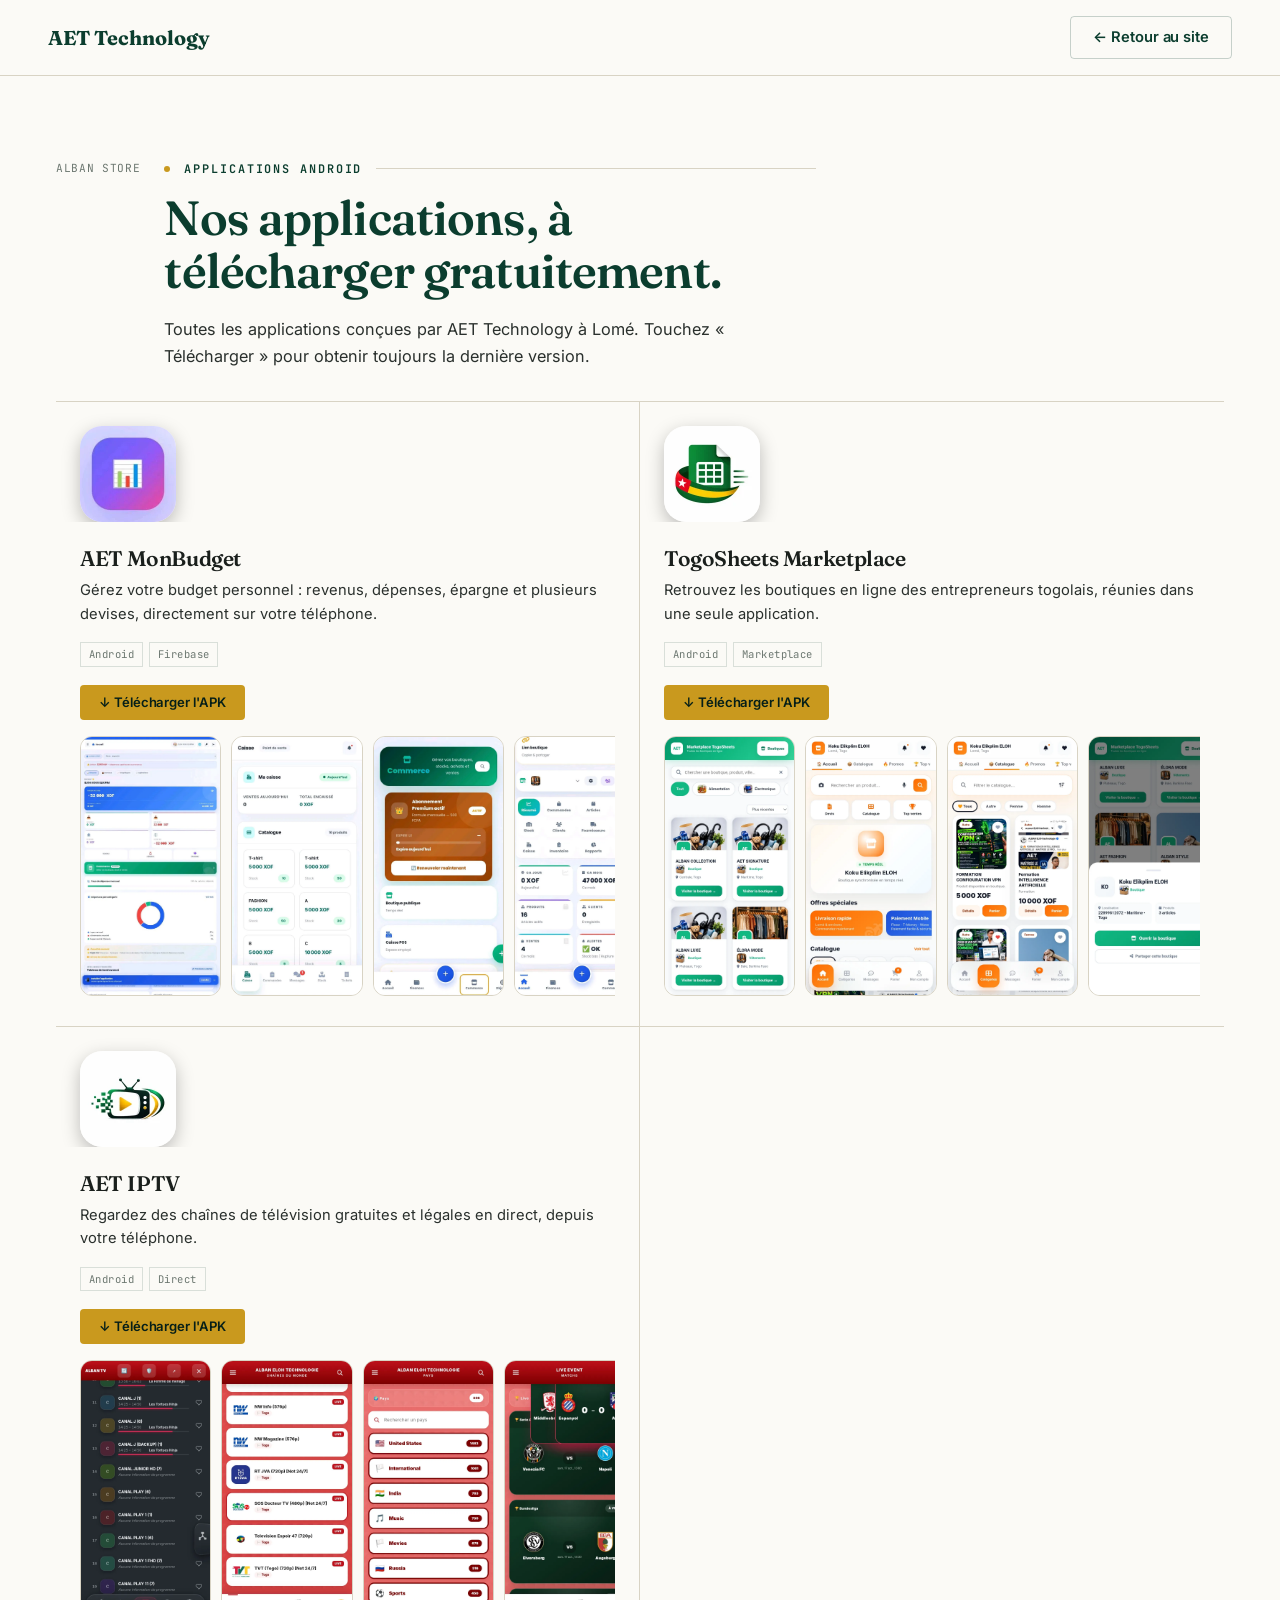
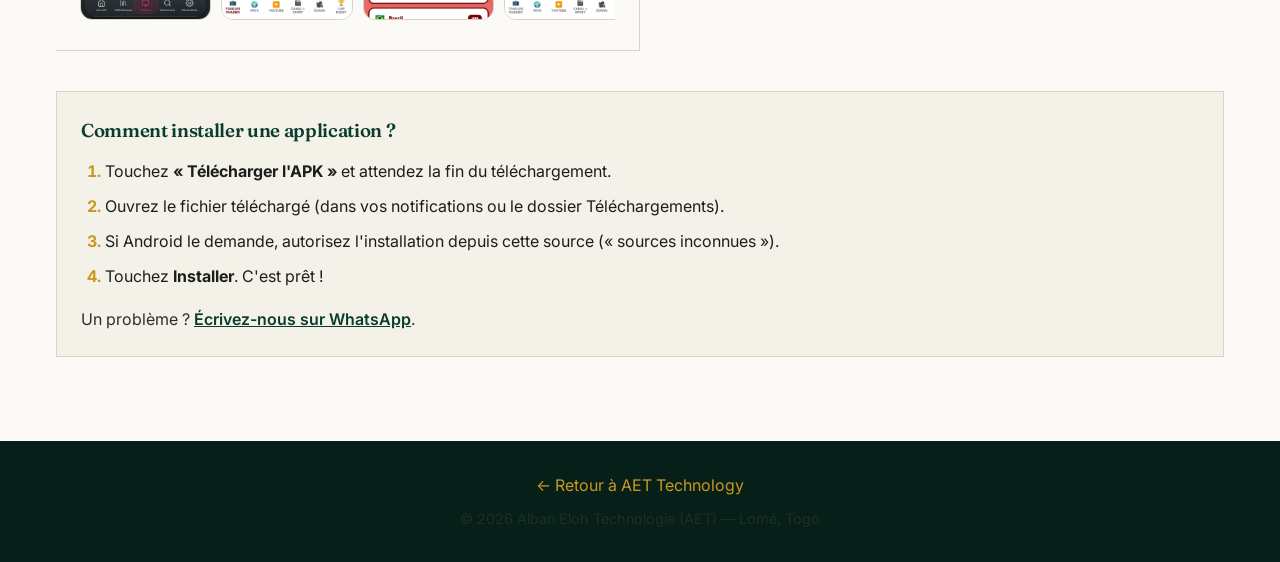
<file: store.html>
<!DOCTYPE html>
<html lang="fr">
<head>
<meta charset="UTF-8">
<meta name="viewport" content="width=device-width, initial-scale=1.0">
<title>ALBAN STORE — Applications Android | AET Technology</title>
<meta name="description" content="Téléchargez gratuitement les applications Android d'AET Technology : MonBudget, TogoSheets Marketplace et AET IPTV.">
<link rel="canonical" href="https://aet-alban.online/store">
<link rel="icon" href="data:image/svg+xml,%3Csvg xmlns='http://www.w3.org/2000/svg' viewBox='0 0 64 64'%3E%3Crect width='64' height='64' rx='12' fill='%230B3D2E'/%3E%3Ctext x='32' y='43' font-family='Georgia,serif' font-size='30' font-weight='700' fill='%23F2B705' text-anchor='middle'%3EAE%3C/text%3E%3C/svg%3E">
<link rel="preconnect" href="https://fonts.googleapis.com">
<link rel="preconnect" href="https://fonts.gstatic.com" crossorigin>
<link href="https://fonts.googleapis.com/css2?family=Fraunces:opsz,wght@9..144,400;9..144,600;9..144,700&family=Inter:wght@400;500;600;700&family=JetBrains+Mono:wght@400;500&display=swap" rel="stylesheet">
<link rel="stylesheet" href="css/style.css">
<style>
ol.steps{list-style:decimal!important;padding-left:24px!important}
ol.steps li{display:list-item!important;list-style:decimal!important;margin-bottom:6px}
ol.steps li::marker{color:var(--gold);font-weight:700}
</style>
<style>
.proj-img{background:none!important;height:auto!important;min-height:0!important;aspect-ratio:auto!important;padding:24px 24px 0!important;justify-content:flex-start!important;border:0!important}
.proj-img::before,.proj-img::after{display:none!important}
.proj-cat{display:none!important}
.proj-img span[aria-hidden]{font-size:3.5rem!important}
</style>
<style>
.proj-img .app-icon{position:static!important;inset:auto!important;width:96px!important;height:96px!important;object-fit:contain!important;border-radius:22px}
.shots img{cursor:zoom-in}
.lb{position:fixed;inset:0;z-index:9999;background:rgba(0,0,0,.92)}
.lb[hidden]{display:none}
.lb-track{display:flex;width:100%;height:100%;overflow-x:auto;scroll-snap-type:x mandatory}
.lb-slide{flex:0 0 100%;height:100%;overflow:auto;display:flex;scroll-snap-align:center}
.lb-slide img{margin:auto;max-width:94%;max-height:90%;border-radius:12px}
.lb-slide img.z{max-width:none;max-height:none;width:200%}
.lb-close{position:absolute;top:14px;right:14px;z-index:2;width:44px;height:44px;border-radius:50%;border:0;background:#fff;font-size:20px}
.lb-hint{position:absolute;bottom:14px;left:0;right:0;text-align:center;color:#fff;font-size:13px;opacity:.7}
</style>
<style>
.app-icon{width:96px;height:96px;border-radius:22px;box-shadow:0 6px 18px rgba(0,0,0,.25)}
.shots{display:flex;gap:10px;overflow-x:auto;scroll-snap-type:x mandatory;margin-top:16px;padding-bottom:8px;-webkit-overflow-scrolling:touch}
.shots img{flex:0 0 auto;height:260px;width:auto;border-radius:12px;border:1px solid var(--rule);scroll-snap-align:start}
</style>
<script async src="https://pagead2.googlesyndication.com/pagead/js/adsbygoogle.js?client=ca-pub-7240153969986120" crossorigin="anonymous"></script>
</head>
<body>

<header style="background:var(--paper); border-bottom:1px solid var(--rule); padding:16px 0;">
  <div class="wrap" style="display:flex; justify-content:space-between; align-items:center; gap:12px;">
    <a href="/" style="font-family:'Fraunces',serif; font-weight:700; font-size:1.25rem; color:var(--forest); text-decoration:none;">AET Technology</a>
    <a class="btn btn-ghost" href="/">← Retour au site</a>
  </div>
</header>

<main>
  <section class="block">
    <div class="wrap">
      <div class="section-head" style="margin-bottom:32px;">
        <div class="rule-tot">ALBAN STORE</div>
        <div>
          <div class="bullet-rule eyebrow"><span class="dot"></span> Applications Android</div>
          <h1 style="font-family:'Fraunces',serif; color:var(--forest); font-size:clamp(2rem,5vw,3rem); line-height:1.1; margin:12px 0;">Nos applications, à télécharger gratuitement.</h1>
          <p>Toutes les applications conçues par AET Technology à Lomé. Touchez « Télécharger » pour obtenir toujours la dernière version.</p>
        </div>
      </div>

      <div class="proj-grid">
        <article class="proj">
          <div class="proj-img" style="display:flex; align-items:center; justify-content:center;">
            <span class="proj-cat">Finances</span>
            <img class="app-icon" src="assets/store/monbudget-icone.webp" alt="Icône AET MonBudget" width="96" height="96">
          </div>
          <div class="proj-body">
            <h3>AET MonBudget</h3>
            <p>Gérez votre budget personnel : revenus, dépenses, épargne et plusieurs devises, directement sur votre téléphone.</p>
            <div class="techs"><span>Android</span><span>Firebase</span></div>
            <a class="btn btn-gold" href="https://github.com/ALBAN3886/aet-monbudget-android/releases/latest/download/app-release.apk">↓ Télécharger l'APK</a>
            <div class="shots" aria-label="Captures d'écran AET MonBudget">
              <img src="assets/store/monbudget-1.webp" alt="Tableau de bord" loading="lazy" width="720" height="1337">
              <img src="assets/store/monbudget-2.webp" alt="Caisse / Point de vente" loading="lazy" width="720" height="1432">
              <img src="assets/store/monbudget-3.webp" alt="Page Commerce" loading="lazy" width="720" height="1432">
              <img src="assets/store/monbudget-4.webp" alt="Boutique publique" loading="lazy" width="720" height="1432">
            </div>
          </div>
        </article>

        <article class="proj">
          <div class="proj-img" style="display:flex; align-items:center; justify-content:center;">
            <span class="proj-cat">Commerce</span>
            <img class="app-icon" src="assets/store/togosheets-icone.webp" alt="Icône TogoSheets Marketplace" width="96" height="96">
          </div>
          <div class="proj-body">
            <h3>TogoSheets Marketplace</h3>
            <p>Retrouvez les boutiques en ligne des entrepreneurs togolais, réunies dans une seule application.</p>
            <div class="techs"><span>Android</span><span>Marketplace</span></div>
            <a class="btn btn-gold" href="https://github.com/ALBAN3886/togosheets-marketplace-android/releases/latest/download/app-release.apk">↓ Télécharger l'APK</a>
            <div class="shots" aria-label="Captures d'écran TogoSheets Marketplace">
              <img src="assets/store/togosheets-1.webp" alt="Liste des boutiques" loading="lazy" width="720" height="1436">
              <img src="assets/store/togosheets-2.webp" alt="Accueil d'une boutique" loading="lazy" width="720" height="1436">
              <img src="assets/store/togosheets-3.webp" alt="Catalogue des produits" loading="lazy" width="720" height="1436">
              <img src="assets/store/togosheets-4.webp" alt="Fiche boutique" loading="lazy" width="720" height="1436">
            </div>
          </div>
        </article>

        <article class="proj">
          <div class="proj-img" style="display:flex; align-items:center; justify-content:center;">
            <span class="proj-cat">Télévision</span>
            <img class="app-icon" src="assets/store/iptv-icone.webp" alt="Icône AET IPTV" width="96" height="96">
          </div>
          <div class="proj-body">
            <h3>AET IPTV</h3>
            <p>Regardez des chaînes de télévision gratuites et légales en direct, depuis votre téléphone.</p>
            <div class="techs"><span>Android</span><span>Direct</span></div>
            <a class="btn btn-gold" href="https://github.com/ALBAN3886/alban-eloh-tv-android/releases/latest/download/app-debug.apk">↓ Télécharger l'APK</a>
            <div class="shots" aria-label="Captures d'écran AET IPTV">
              <img src="assets/store/iptv-1.webp" alt="Liste des chaînes" loading="lazy" width="720" height="1436">
              <img src="assets/store/iptv-2.webp" alt="Chaînes togolaises" loading="lazy" width="720" height="1436">
              <img src="assets/store/iptv-3.webp" alt="Chaînes par pays" loading="lazy" width="720" height="1436">
              <img src="assets/store/iptv-4.webp" alt="Live Event : matchs" loading="lazy" width="720" height="1436">
            </div>
          </div>
        </article>
      </div>

      <div style="margin-top:40px; padding:24px; background:var(--paper-2); border:1px solid var(--rule);">
        <h3 style="font-family:'Fraunces',serif; color:var(--forest); margin:0 0 12px;">Comment installer une application ?</h3>
        <ol class="steps" style="margin:0; padding-left:20px; line-height:1.8;">
          <li>Touchez <b>« Télécharger l'APK »</b> et attendez la fin du téléchargement.</li>
          <li>Ouvrez le fichier téléchargé (dans vos notifications ou le dossier Téléchargements).</li>
          <li>Si Android le demande, autorisez l'installation depuis cette source (« sources inconnues »).</li>
          <li>Touchez <b>Installer</b>. C'est prêt !</li>
        </ol>
        <p style="margin:16px 0 0;">Un problème ? <a href="https://wa.me/22899812072" target="_blank" rel="noopener" style="color:var(--forest); font-weight:600;">Écrivez-nous sur WhatsApp</a>.</p>
      </div>
    </div>
  </section>
</main>

<footer style="background:var(--forest-black); color:var(--paper); padding:32px 0; text-align:center;">
  <div class="wrap">
    <p style="margin:0 0 8px;"><a href="/" style="color:var(--gold); text-decoration:none;">← Retour à AET Technology</a></p>
    <p style="margin:0; opacity:0.8; font-size:0.9rem;">© 2026 Alban Eloh Technologie (AET) — Lomé, Togo</p>
  </div>
</footer>

<div id="lb" class="lb" hidden>
  <button class="lb-close" aria-label="Fermer">✕</button>
  <div class="lb-track"></div>
  <div class="lb-hint">Glissez pour changer · Touchez pour zoomer</div>
</div>
<script>
(function(){
  var lb=document.getElementById('lb'), track=lb.querySelector('.lb-track');
  document.querySelectorAll('.shots').forEach(function(g){
    var imgs=g.querySelectorAll('img');
    imgs.forEach(function(img,i){
      img.addEventListener('click',function(){
        track.innerHTML='';
        imgs.forEach(function(s){
          var d=document.createElement('div'); d.className='lb-slide';
          var c=document.createElement('img'); c.src=s.src; c.alt=s.alt;
          c.addEventListener('click',function(){c.classList.toggle('z');});
          d.appendChild(c); track.appendChild(d);
        });
        lb.hidden=false; document.body.style.overflow='hidden';
        track.scrollLeft=track.clientWidth*i;
      });
    });
  });
  function closeLb(){lb.hidden=true; document.body.style.overflow=''; track.innerHTML='';}
  lb.querySelector('.lb-close').addEventListener('click',closeLb);
  document.addEventListener('keydown',function(e){if(e.key==='Escape')closeLb();});
})();
</script>
</body>
</html>
</file>
<file: css/style.css>
/* ============================================================
   AET TECHNOLOGY — Redéfinition éditoriale
   Inspiré des principes éditoriaux Le Monde, identité AET
   ============================================================ */

:root{
  /* Identité AET — couleurs strictes */
  --forest:        #0B3D2E;
  --forest-deep:   #0A2F23;
  --forest-black:  #061F18;
  --gold:          #C9991E;        /* doré assombri ton éditorial */
  --gold-soft:     #E5B946;
  --clay:          #B3212E;

  /* Palette éditoriale neutre */
  --paper:         #FBFAF6;        /* fond principal papier */
  --paper-2:       #F4F1E8;        /* fond secondaire */
  --paper-3:       #FFFFFF;        /* carte pure */
  --ink:           #1A1F1C;        /* texte principal */
  --text:          #2A302D;
  --muted:         #6C7770;
  --rule:          #D8D3C4;        /* séparateur papier */
  --rule-soft:     #E6E2D3;
  --line:          rgba(11,61,46,0.14);
  --line-dark:     rgba(11,61,46,0.22);

  /* Mesures typographiques */
  --serif: 'Fraunces', Georgia, 'Times New Roman', serif;
  --sans:  'Inter', -apple-system, BlinkMacSystemFont, 'Helvetica Neue', Arial, sans-serif;
  --mono:  'JetBrains Mono', 'SF Mono', Menlo, monospace;

  /* Pas de radius excessif — design éditorial */
  --r: 4px;
}

*{box-sizing:border-box;}
html{scroll-behavior:smooth; -webkit-text-size-adjust:100%;}
body{
  margin:0;
  background:var(--paper);
  color:var(--ink);
  font-family:var(--sans);
  font-size:16px;
  line-height:1.55;
  -webkit-font-smoothing:antialiased;
  text-rendering:optimizeLegibility;
  overflow-x:hidden;
}
img{max-width:100%; display:block; height:auto;}
a{color:inherit;}
h1,h2,h3,h4,h5{font-family:var(--serif); margin:0; letter-spacing:-0.018em; color:var(--ink); font-weight:600;}
p{margin:0; line-height:1.6; color:var(--text);}
ul,ol{margin:0; padding:0; list-style:none;}

:focus-visible{outline:2px solid var(--gold); outline-offset:3px; border-radius:2px;}
::selection{background:var(--gold); color:var(--forest-black);}

/* Scroll-margin pour ancres (évite masquage sous header sticky) */
section[id], header .nav{scroll-margin-top:80px;}
img[loading="lazy"]{background:var(--paper-2);}

/* ============================================================
   LAYOUT & UTILITAIRES
   ============================================================ */
.wrap{max-width:1240px; margin:0 auto; padding:0 28px;}
.wrap-narrow{max-width:980px; margin:0 auto; padding:0 28px;}
.eyebrow{
  font-family:var(--mono); font-size:0.74rem; font-weight:600;
  letter-spacing:0.16em; text-transform:uppercase;
  color:var(--forest); display:inline-flex; align-items:center; gap:8px;
}
.eyebrow .dot{width:6px;height:6px;border-radius:50%; background:var(--gold);}
.eyebrow-paper{color:var(--forest); padding-bottom:6px;}
.eyebrow-light{color:var(--gold-soft);}
.bullet-rule{display:flex; align-items:center; gap:14px; margin:0 0 14px;}
.bullet-rule::after{content:""; flex:1; height:1px; background:var(--rule);}

/* Boutons — sobres, angulaires (anti-pilule) */
.btn{
  display:inline-flex; align-items:center; justify-content:center; gap:10px;
  border:1px solid transparent; cursor:pointer; text-decoration:none;
  padding:13px 22px; border-radius:var(--r);
  font-family:var(--sans); font-weight:600; font-size:0.92rem;
  letter-spacing:-0.005em; line-height:1;
  transition:background .18s ease, color .18s, border-color .18s, transform .18s;
  white-space:nowrap;
}
.btn-gold{background:var(--gold); color:var(--forest-black);}
.btn-gold:hover{background:var(--gold-soft); transform:translateY(-1px);}
.btn-forest{background:var(--forest); color:var(--paper);}
.btn-forest:hover{background:var(--forest-deep); transform:translateY(-1px);}
.btn-ghost{background:transparent; color:var(--forest); border:1px solid var(--line-dark);}
.btn-ghost:hover{background:var(--paper-2); border-color:var(--forest);}
.btn-wa{background:#25D366; color:#fff;}
.btn-wa:hover{background:#1ebe5b; transform:translateY(-1px);}
.btn-arrow{display:inline-flex; align-items:center; gap:8px; font-family:var(--sans); font-weight:600; color:var(--forest); text-decoration:none; transition:gap .18s;}
.btn-arrow:hover{gap:12px; color:var(--gold);}

/* ============================================================
   HEADER — éditorial, sobre
   ============================================================ */
.site-header{
  position:sticky; top:0; z-index:60;
  background:rgba(251,250,246,0.94);
  backdrop-filter:saturate(140%) blur(10px);
  border-bottom:1px solid var(--rule);
}
.nav{
  display:grid; grid-template-columns:auto 1fr auto; align-items:center; gap:24px;
  padding:14px 28px; max-width:1240px; margin:0 auto;
}
.brand{display:inline-flex; align-items:center; gap:11px; text-decoration:none;}
.brand .mark{
  width:34px;height:34px;border-radius:6px;
  background:var(--forest);
  display:flex;align-items:center;justify-content:center;
  color:var(--gold); font-family:var(--serif); font-weight:700; font-size:0.88rem;
  letter-spacing:-0.02em;
}
.brand-b{display:flex; flex-direction:column; line-height:1.05;}
.brand-b b{font-family:var(--serif); font-weight:700; font-size:1.04rem; color:var(--ink); letter-spacing:-0.01em;}
.brand-b span{font-family:var(--mono); font-size:0.62rem; font-weight:500; color:var(--muted); letter-spacing:0.12em; text-transform:uppercase;}

.navmain{
  display:flex; align-items:center; justify-content:center; gap:28px;
  font-size:0.88rem; font-weight:500;
}
.navmain a{text-decoration:none; color:var(--ink); position:relative; padding:6px 0; opacity:.82;}
.navmain a:hover{opacity:1; color:var(--forest);}
.navmain a.active{color:var(--forest); opacity:1;}
.navmain a.active::after{content:"";position:absolute;left:0;right:0;bottom:-3px;height:1px;background:var(--gold);}

.navright{display:flex; align-items:center; gap:14px;}
.navright .btn{padding:10px 18px; font-size:0.85rem;}

.menu-toggle{display:none; background:none; border:1px solid var(--line); cursor:pointer; padding:8px; color:var(--ink); border-radius:var(--r);}
.menu-toggle svg{display:block;}

/* Tagline éditoriale sous le header */
.tagline-bar{
  display:flex; align-items:center; justify-content:space-between; gap:14px;
  padding:8px 28px; max-width:1240px; margin:0 auto;
  font-family:var(--mono); font-size:0.7rem; letter-spacing:0.1em; text-transform:uppercase;
  color:var(--muted);
}
.tagline-bar b{color:var(--forest); font-weight:600;}
.tagline-bar .weather{display:inline-flex; align-items:center; gap:8px;}

/* ============================================================
   MENU MOBILE — plein écran sobre
   ============================================================ */
.mmenu{
  position:fixed; inset:0; z-index:90;
  background:var(--paper);
  display:flex; flex-direction:column; padding:80px 32px 32px;
  transform:translateX(100%); transition:transform .36s cubic-bezier(.7,0,.2,1);
  border-left:1px solid var(--rule);
}
.mmenu.open{transform:translateX(0);}
.mmenu a{
  font-family:var(--serif); font-size:1.5rem; font-weight:600; color:var(--ink);
  text-decoration:none; padding:14px 0;
  border-bottom:1px solid var(--rule);
}
.mmenu a:active{color:var(--gold);}
.mmenu-close{
  position:absolute; top:14px; right:18px; background:none; border:none;
  color:var(--ink); cursor:pointer; padding:8px;
}

/* ============================================================
   HERO — éditorial avec titre serif imposant
   ============================================================ */
.hero{
  position:relative;
  padding:62px 28px 70px; max-width:1240px; margin:0 auto;
  border-bottom:1px solid var(--rule);
}
.hero-eyebrow{display:inline-flex; align-items:center; gap:10px; margin-bottom:22px;}
.hero-grid{
  display:grid; grid-template-columns:1.4fr 1fr; gap:64px; align-items:start;
}
.hero-headline{
  font-family:var(--serif);
  font-size:clamp(2.4rem, 5.4vw, 4.3rem);
  line-height:1.02; font-weight:700; letter-spacing:-0.025em;
  color:var(--ink); margin:0;
}
.hero-headline em{font-style:italic; color:var(--forest); font-weight:600;}
.hero-sub{
  font-family:var(--serif); font-style:italic; color:var(--muted);
  font-size:1.1rem; margin-top:24px; max-width:42ch; line-height:1.55;
}
.hero-lead{
  margin-top:24px; font-size:1.02rem; line-height:1.7; color:var(--text);
  max-width:54ch;
}
.hero-ctas{display:flex; gap:14px; margin-top:36px; flex-wrap:wrap;}
.hero-meta{
  margin-top:36px; padding-top:18px; border-top:1px solid var(--rule);
  display:flex; flex-wrap:wrap; gap:28px;
  font-family:var(--mono); font-size:0.74rem; color:var(--muted); letter-spacing:0.05em;
}
.hero-meta span b{color:var(--forest); font-weight:600; margin-right:6px;}

.hero-side{
  position:relative; padding-top:8px;
}
.hero-picture{
  position:relative; border:1px solid var(--line);
  background:var(--paper-2);
}
.hero-picture img{width:100%; aspect-ratio:4/3; object-fit:cover;}
.hero-caption{
  font-family:var(--mono); font-size:0.7rem; color:var(--muted);
  margin-top:10px; line-height:1.5; letter-spacing:0.02em;
}

/* ============================================================
   BANDE « 3 PÔLES » — type Le Monde / blocs éditoriaux
   ============================================================ */
.row3{
  display:grid; grid-template-columns:repeat(3,1fr); gap:0;
  border-bottom:1px solid var(--rule);
}
.row3 > div{padding:34px 28px; border-right:1px solid var(--rule);}
.row3 > div:last-child{border-right:none;}
.row3 h3{
  font-family:var(--serif); font-weight:700; font-size:1.5rem;
  line-height:1.1; color:var(--ink); margin-top:10px;
}
.row3 h3 .num{
  display:block; font-family:var(--mono); font-size:0.68rem;
  font-weight:600; color:var(--gold); letter-spacing:0.12em;
  text-transform:uppercase; margin-bottom:6px;
}
.row3 p{font-size:0.95rem; color:var(--text); margin-top:14px; line-height:1.6;}
.row3 .tag-row{
  display:flex; flex-wrap:wrap; gap:6px; margin-top:18px;
  font-family:var(--mono); font-size:0.68rem;
}
.row3 .tag-row span{
  border:1px solid var(--line); padding:3px 8px; color:var(--muted);
  letter-spacing:0.04em;
}

/* ============================================================
   SECTION GÉNÉRIQUE — grands blocs éditoriaux
   ============================================================ */
section.block{padding:84px 28px; border-bottom:1px solid var(--rule);}
section.block:last-of-type{border-bottom:none;}
.section-head{
  max-width:760px; margin:0 0 56px;
  display:grid; grid-template-columns:auto 1fr; gap:24px; align-items:start;
}
.section-head .rule-tot{
  font-family:var(--mono); font-size:0.7rem; color:var(--muted);
  letter-spacing:0.06em; text-transform:uppercase;
}
.section-head h2{
  font-family:var(--serif);
  font-size:clamp(1.85rem, 3.3vw, 2.7rem);
  line-height:1.08; font-weight:600;
  letter-spacing:-0.018em; color:var(--ink);
  margin-top:6px;
}
.section-head p{margin-top:18px; color:var(--text); font-size:1.02rem; line-height:1.65;}

/* Sur fond sombre */
.bg-ink{background:var(--forest-black); color:var(--paper);}
.bg-ink .section-head h2{color:var(--paper);}
.bg-ink .section-head p{color:rgba(251,250,246,0.74);}
.bg-ink .bullet-rule::after{background:rgba(251,250,246,0.18);}
.bg-ink{}

/* ============================================================
   SOLUTIONS — 6 cellules éditoriales avec numéro
   ============================================================ */
.sol-grid{
  display:grid; grid-template-columns:repeat(3,1fr); gap:0;
  border-top:1px solid var(--rule);
}
.sol{
  position:relative; padding:30px 26px 30px; background:var(--paper);
  border-bottom:1px solid var(--rule); border-right:1px solid var(--rule);
  transition:background .18s;
}
.sol:hover{background:var(--paper-2);}
.sol .ix{
  font-family:var(--mono); font-size:0.72rem; font-weight:600;
  color:var(--gold); letter-spacing:0.1em;
}
.sol h3{
  font-family:var(--serif); font-size:1.3rem; font-weight:600; line-height:1.15;
  color:var(--ink); margin:6px 0 10px;
}
.sol p{font-size:0.93rem; color:var(--text); line-height:1.6;}
.sol .arrow{margin-top:18px;}
.sol:hover .arrow{gap:12px;}
.sol:nth-child(3n){border-right:none;}

/* ============================================================
   POURQUOI — image + prose (style portrait éditorial)
   ============================================================ */
.why-grid{
  display:grid; grid-template-columns:1fr 1.05fr; gap:64px; align-items:start;
}
.why-image{
  position:relative; border:1px solid var(--line);
}
.why-image img{width:100%; aspect-ratio:4/3.4; object-fit:cover;}
.why-image .badge{
  position:absolute; bottom:-14px; left:20px;
  background:var(--forest); color:var(--gold);
  font-family:var(--mono); font-size:0.68rem; letter-spacing:0.06em;
  padding:8px 14px; border-radius:var(--r);
}
.why-prose h2{
  font-family:var(--serif); font-size:clamp(1.8rem, 3.1vw, 2.4rem);
  font-weight:600; line-height:1.1; margin-top:18px; max-width:18ch;
}
.why-prose .lead{margin-top:18px; color:var(--text); font-size:1.02rem; line-height:1.65; max-width:54ch;}
.why-list{
  display:grid; grid-template-columns:1fr 1fr; gap:8px 28px;
  margin:30px 0;
  font-size:0.93rem; color:var(--ink);
}
.why-list li{
  display:flex; align-items:center; gap:10px; padding:8px 0;
  border-top:1px solid var(--rule);
}
.why-list li:first-child, .why-list li:nth-child(2){border-top:none;}
.why-list li::before{
  content:""; width:14px; height:1px; background:var(--gold); flex-shrink:0;
}

/* ============================================================
   MÉTHODE — timeline 5 étapes éditoriales
   ============================================================ */
.path{
  display:grid; grid-template-columns:repeat(5,1fr); gap:0;
  border-top:1px solid var(--rule);
}
.path-step{
  position:relative; padding:32px 22px 30px;
  border-right:1px solid var(--rule);
}
.path-step:last-child{border-right:none;}
.path-step .n{
  font-family:var(--mono); font-size:0.7rem; font-weight:600;
  color:var(--gold); letter-spacing:0.12em;
}
.path-step h3{
  font-family:var(--serif); font-size:1.15rem; font-weight:600;
  text-transform:uppercase; letter-spacing:0.04em; margin-top:8px; color:var(--ink);
  font-size:0.95rem;
}
.path-step p{font-size:0.88rem; color:var(--text); margin-top:10px; line-height:1.55;}

/* ============================================================
   FORMATIONS — 3 fiches éditoriales sobres
   ============================================================ */
.form-grid{display:grid; grid-template-columns:repeat(3,1fr); gap:0; border-top:1px solid var(--rule);}
.form-card{
  display:flex; flex-direction:column; padding:0;
  background:var(--paper);
  border-right:1px solid var(--rule);
}
.form-card:last-child{border-right:none;}
.form-card .head{
  background:var(--forest); color:var(--paper);
  padding:30px 26px 24px;
}
.form-card .head .ix{font-family:var(--mono); font-size:0.7rem; color:var(--gold-soft); letter-spacing:0.1em;}
.form-card .head h3{font-family:var(--serif); font-size:1.32rem; font-weight:600; color:var(--paper); margin-top:10px; line-height:1.18; color:var(--paper);}
.form-card .body{padding:24px 26px 26px; display:flex; flex-direction:column; flex:1;}
.form-card .body p{font-size:0.92rem; color:var(--text); line-height:1.6;}
.form-card ul{margin:18px 0; padding:0;}
.form-card li{font-size:0.88rem; color:var(--ink); padding:7px 0 7px 18px; position:relative; border-top:1px dashed var(--rule);}
.form-card li:first-child{border-top:none;}
.form-card li::before{
  content:"+"; position:absolute; left:0; color:var(--gold); font-weight:600;
}
.form-card .price{
  font-family:var(--mono); font-size:0.82rem; font-weight:600;
  color:var(--forest); padding-top:14px; border-top:1px solid var(--rule);
  margin-top:auto;
}
.form-card .btn{margin-top:16px; width:100%;}

/* ============================================================
   PROJETS — Modules éditoriaux (image + bandeau type journal)
   ============================================================ */
.filters{
  display:flex; gap:0; flex-wrap:wrap; margin-bottom:32px;
  border-top:1px solid var(--rule); border-bottom:1px solid var(--rule);
  padding:0;
}
.filters button{
  font-family:var(--mono); font-size:0.74rem; font-weight:600;
  letter-spacing:0.06em; text-transform:uppercase;
  padding:14px 22px; border:none; background:transparent;
  color:var(--muted); cursor:pointer;
  border-right:1px solid var(--rule);
  transition:background .18s, color .18s;
}
.filters button:last-child{border-right:none;}
.filters button.active, .filters button:hover{background:var(--ink); color:var(--paper);}

.proj-grid{display:grid; grid-template-columns:repeat(2,1fr); gap:0; border-top:1px solid var(--rule);}
.proj{
  display:flex; flex-direction:column;
  background:var(--paper);
  border-right:1px solid var(--rule);
  border-bottom:1px solid var(--rule);
}
.proj:nth-child(2n){border-right:none;}
.proj-img{position:relative; aspect-ratio:16/10; overflow:hidden; background:var(--forest-black);}
.proj-img img{width:100%; height:100%; object-fit:cover; transition:transform .6s ease;}
.proj:hover .proj-img img{transform:scale(1.03);}
.proj-cat{
  position:absolute; top:14px; left:14px;
  background:var(--paper); color:var(--forest);
  font-family:var(--mono); font-size:0.66rem; font-weight:600;
  padding:5px 10px; border-radius:var(--r);
  letter-spacing:0.06em; text-transform:uppercase;
}
.proj-body{padding:24px 24px 22px; display:flex; flex-direction:column; flex:1;}
.proj-body h3{font-family:var(--serif); font-size:1.32rem; font-weight:600; line-height:1.18; color:var(--ink); margin-bottom:8px;}
.proj-body p{font-size:0.92rem; color:var(--text); line-height:1.6; margin:0 0 16px;}
.techs{display:flex; gap:6px; flex-wrap:wrap; margin-bottom:18px; font-family:var(--mono); font-size:0.66rem;}
.techs span{border:1px solid var(--line); padding:3px 8px; color:var(--muted); letter-spacing:0.04em;}
.proj .btn{align-self:flex-start; padding:10px 18px; font-size:0.82rem;}

/* ============================================================
   AET BUSINESS — bloc majeur sur fond sombre
   ============================================================ */
.biz-grid{display:grid; grid-template-columns:1fr 1.08fr; gap:64px; align-items:start;}
.biz-grid h2{
  font-family:var(--serif); font-size:clamp(1.85rem, 3.1vw, 2.5rem);
  font-weight:600; line-height:1.1; color:var(--paper); margin-top:18px; max-width:18ch;
}
.biz-grid .lead{
  margin-top:18px; color:rgba(251,250,246,0.74); font-size:1.02rem; line-height:1.65; max-width:52ch;
}
.biz-grid .lead strong{color:var(--gold-soft); font-weight:600;}
.biz-features{
  display:grid; grid-template-columns:repeat(2,1fr); gap:0;
  margin:30px 0;
  border-top:1px solid rgba(251,250,246,0.18);
  border-bottom:1px solid rgba(251,250,246,0.18);
}
.biz-features li{
  display:flex; align-items:center; gap:14px;
  padding:14px 16px; border-right:1px solid rgba(251,250,246,0.14);
  border-bottom:1px solid rgba(251,250,246,0.14);
  font-size:0.92rem; color:rgba(251,250,246,0.88);
}
.biz-features li:nth-child(2n){border-right:none;}
.biz-features li:last-child, .biz-features li:nth-last-child(2){border-bottom:none;}
.biz-features li .num{
  font-family:var(--mono); font-size:0.66rem; color:var(--gold-soft);
  letter-spacing:0.06em; min-width:32px;
}
.biz-cta{margin-top:32px; display:flex; gap:14px; flex-wrap:wrap;}

.biz-visual{position:relative; border:1px solid rgba(242,183,5,0.18);}
.biz-visual img{width:100%; aspect-ratio:16/9; object-fit:cover;}
.biz-visual .live{
  position:absolute; top:14px; right:14px;
  background:var(--paper); color:var(--forest);
  font-family:var(--mono); font-size:0.7rem; font-weight:600;
  padding:6px 10px; border-radius:var(--r);
  display:inline-flex; align-items:center; gap:8px;
}
.biz-visual .live i{
  width:7px;height:7px;border-radius:50%; background:#1aa860; animation:pulse 1.6s infinite;
}
.biz-visual .cap{
  font-family:var(--mono); font-size:0.68rem; color:rgba(251,250,246,0.6);
  margin-top:10px; line-height:1.5;
}
@keyframes pulse{0%,100%{opacity:1;} 50%{opacity:.35;}}

/* ============================================================
   TECHNOLOGIES — grille sobre
   ============================================================ */
.tech-cats{
  display:grid; grid-template-columns:repeat(4,1fr); gap:0;
  border-top:1px solid rgba(251,250,246,0.18);
}
.tech-cat{padding:28px 22px; border-right:1px solid rgba(251,250,246,0.18);}
.tech-cat:last-child{border-right:none;}
.tech-cat .ix{
  font-family:var(--mono); font-size:0.7rem; font-weight:600;
  color:var(--gold-soft); letter-spacing:0.1em; text-transform:uppercase;
}
.tech-cat ul{margin-top:14px;}
.tech-cat li{
  font-family:var(--sans); font-weight:600; font-size:0.95rem;
  color:var(--paper); padding:9px 0; border-top:1px solid rgba(251,250,246,0.12);
  display:flex; justify-content:space-between;
}
.tech-cat li:first-child{border-top:none;}
.tech-cat li small{font-family:var(--mono); font-size:0.7rem; color:rgba(251,250,246,0.5); font-weight:400;}

/* ============================================================
   ACTUALITÉS — grille éditoriale 3+featured
   ============================================================ */
.art-tabs{
  display:flex; gap:0; flex-wrap:wrap; margin-bottom:32px;
  border-top:1px solid var(--rule); border-bottom:1px solid var(--rule);
}
.art-tabs button{
  font-family:var(--mono); font-size:0.74rem; font-weight:600;
  letter-spacing:0.06em; text-transform:uppercase;
  padding:14px 22px; border:none; background:transparent;
  color:var(--muted); cursor:pointer;
  border-right:1px solid var(--rule);
}
.art-tabs button:last-child{border-right:none;}
.art-tabs button.active, .art-tabs button:hover{background:var(--ink); color:var(--paper);}

.art-grid{display:grid; grid-template-columns:repeat(3,1fr); gap:0; border-top:1px solid var(--rule);}
.art-card{
  display:flex; flex-direction:column; padding:0;
  background:var(--paper);
  border-right:1px solid var(--rule);
  border-bottom:1px solid var(--rule);
}
.art-card:nth-child(3n){border-right:none;}
.art-img{aspect-ratio:16/9; background:var(--forest-deep); overflow:hidden; position:relative;}
.art-img img{width:100%; height:100%; object-fit:cover;}
.art-body{padding:22px 22px 20px; display:flex; flex-direction:column; flex:1;}
.art-top{display:flex; justify-content:space-between; align-items:center; gap:10px; margin-bottom:12px; font-family:var(--mono); font-size:0.68rem; color:var(--muted); letter-spacing:0.05em;}
.art-badge{font-weight:600; padding:4px 9px; border-radius:var(--r); text-transform:uppercase; letter-spacing:0.06em;}
.art-badge.free{background:transparent; border:1px solid var(--line); color:var(--forest);}
.art-badge.premium{background:var(--gold); color:var(--forest-black);}
.art-cat{font-family:var(--mono); font-size:0.7rem; color:var(--gold); letter-spacing:0.08em; text-transform:uppercase; margin-bottom:6px; font-weight:600;}
.art-card h3{font-family:var(--serif); font-size:1.18rem; font-weight:600; margin-bottom:8px; line-height:1.22; color:var(--ink);}
.art-card p{font-size:0.92rem; color:var(--text); line-height:1.6; margin:0 0 16px; flex:1;}
.art-link{font-family:var(--sans); font-size:0.86rem; font-weight:600; text-decoration:none; color:var(--forest); display:inline-flex; align-items:center; gap:7px;}
.art-link:hover{gap:11px;}
.art-locked{
  display:flex; align-items:center; gap:9px; font-size:0.84rem; font-weight:600;
  color:var(--forest); background:transparent; border:1px dashed var(--line-dark);
  border-radius:var(--r); padding:11px 13px; cursor:pointer;
}
.art-locked:hover{background:var(--paper-2);}
.art-empty{color:var(--muted); font-size:0.95rem; padding:30px 0;}

/* ============================================================
   RESSOURCES
   ============================================================ */
.res-grid{display:grid; grid-template-columns:repeat(2,1fr); gap:0; border-top:1px solid var(--rule);}
.res-card{
  display:flex; flex-direction:column;
  background:var(--paper);
  border-right:1px solid var(--rule);
  border-bottom:1px solid var(--rule);
}
.res-card:nth-child(2n){border-right:none;}
.res-img{aspect-ratio:16/7.5; overflow:hidden; background:var(--forest-black);}
.res-img img{width:100%; height:100%; object-fit:cover; transition:transform .5s ease;}
.res-card:hover .res-img img{transform:scale(1.04);}
.res-body{padding:26px; display:flex; flex-direction:column; flex:1;}
.res-body .tag{
  font-family:var(--mono); font-size:0.7rem; font-weight:600;
  color:var(--forest); padding:4px 9px; align-self:flex-start; margin-bottom:14px;
  border:1px solid var(--line); border-radius:var(--r);
  letter-spacing:0.05em; text-transform:uppercase;
}
.res-body h3{font-family:var(--serif); font-size:1.32rem; font-weight:600; line-height:1.18; color:var(--ink); margin-bottom:8px;}
.res-body p{font-size:0.92rem; color:var(--text); line-height:1.6; margin:0 0 20px; flex:1;}
.res-body .btn{align-self:flex-start; padding:10px 18px; font-size:0.82rem;}

/* ============================================================
   TARIFS
   ============================================================ */
.price-grid{display:grid; grid-template-columns:repeat(3,1fr); gap:0; border-top:1px solid var(--rule);}
.price-card{
  display:flex; flex-direction:column; padding:30px 28px;
  background:var(--paper);
  border-right:1px solid var(--rule);
  border-bottom:1px solid var(--rule);
  position:relative;
}
.price-card:last-child{border-right:none;}
.price-card.featured{background:var(--ink); color:var(--paper);}
.price-card.featured .plan,.price-card.featured .amt,.price-card.featured .desc{color:var(--paper);}
.price-card.featured .price-card li{color:rgba(251,250,246,0.86);}
.price-card.featured li::before{color:var(--gold-soft);}
.price-card.featured li{border-color:rgba(251,250,246,0.14);}
.price-card.featured::before{
  content:"La plus choisie"; position:absolute; top:-1px; left:-1px; right:-1px;
  background:var(--gold); color:var(--forest-black);
  font-family:var(--mono); font-size:0.7rem; font-weight:600;
  padding:6px 14px; letter-spacing:0.08em; text-transform:uppercase;
}
.price-card .plan{
  font-family:var(--mono); font-size:0.75rem; letter-spacing:0.1em; color:var(--muted);
  text-transform:uppercase; margin-bottom:6px;
}
.price-card .amt{
  font-family:var(--serif); font-weight:700; font-size:2.1rem;
  color:var(--ink); margin:8px 0 6px; letter-spacing:-0.02em;
}
.price-card .amt small{font-size:0.95rem; font-weight:500; color:var(--muted); margin-left:4px;}
.price-card .desc{font-size:0.9rem; color:var(--text); margin-bottom:18px; line-height:1.55;}
.price-card ul{margin:0 0 24px;}
.price-card li{
  font-size:0.88rem; padding:7px 0 7px 18px; position:relative;
  border-top:1px dashed var(--rule); color:var(--ink);
}
.price-card li:first-child{border-top:none;}
.price-card li::before{content:"✓"; position:absolute; left:0; color:var(--gold); font-weight:700;}
.price-card .btn{width:100%; margin-top:auto;}
.price-note{margin:28px auto 0; max-width:680px; text-align:center; font-size:0.88rem; color:var(--muted);}

/* ============================================================
   CONTACT
   ============================================================ */
.cgrid{display:grid; grid-template-columns:0.85fr 1.15fr; gap:64px; align-items:start;}
.cgrid h3{
  font-family:var(--serif); font-size:1.32rem; font-weight:600;
  color:var(--ink); margin-bottom:18px;
}
.c-line{
  display:flex; gap:14px; align-items:flex-start;
  padding:16px 0; border-bottom:1px solid var(--rule);
}
.c-line:last-of-type{border-bottom:none;}
.c-line .ci{
  width:38px;height:38px;border-radius:var(--r); flex-shrink:0;
  background:var(--forest); color:var(--gold);
  display:flex;align-items:center;justify-content:center;
}
.c-line b{
  display:block; font-family:var(--mono); font-size:0.7rem; color:var(--muted);
  font-weight:600; text-transform:uppercase; letter-spacing:0.06em; margin-bottom:3px;
}
.c-line span{font-size:0.96rem; font-weight:500; color:var(--ink);}
.c-ctas{display:flex; gap:12px; margin-top:24px; flex-wrap:wrap;}

.cform{
  background:var(--paper-3); border:1px solid var(--rule);
  padding:32px;
}
.cform .row{display:grid; grid-template-columns:1fr 1fr; gap:16px;}
.cform label{
  display:block; font-family:var(--mono); font-size:0.72rem; font-weight:600;
  color:var(--muted); margin-bottom:6px; letter-spacing:0.05em; text-transform:uppercase;
}
.cform input, .cform select, .cform textarea{
  width:100%; padding:11px 13px;
  border:1px solid var(--rule); background:var(--paper);
  font-family:var(--sans); font-size:0.92rem; color:var(--ink);
  margin-bottom:16px; border-radius:var(--r);
  transition:border-color .18s, background .18s;
}
.cform input:focus, .cform select:focus, .cform textarea:focus{
  outline:none; border-color:var(--forest); background:var(--paper-3);
}
.cform textarea{min-height:110px; resize:vertical;}
.cform .btn{width:100%; margin-top:8px;}

/* ============================================================
   CTA FINAL (sobre)
   ============================================================ */
.cta-final{
  background:var(--forest-black); color:var(--paper);
  padding:60px 40px; text-align:center;
  border-top:6px solid var(--gold);
}
.cta-final h2{
  font-family:var(--serif); color:var(--paper);
  font-size:clamp(1.7rem, 2.8vw, 2.2rem); font-weight:600;
  max-width:24ch; margin:0 auto 16px;
}
.cta-final p{color:rgba(251,250,246,0.74); max-width:54ch; margin:0 auto 28px; font-size:1rem; line-height:1.6;}

/* ============================================================
   FOOTER — sobre, hiérarchie claire
   ============================================================ */
footer{background:var(--ink); color:rgba(251,250,246,0.78);}
.foot-top{
  max-width:1240px; margin:0 auto; padding:64px 28px 40px;
  display:grid; grid-template-columns:1.4fr 1fr 1fr 1fr 1fr; gap:36px;
  border-bottom:1px solid rgba(251,250,246,0.16);
}
.foot-brandline{display:flex; align-items:center; gap:11px; margin-bottom:18px;}
.foot-brandline .mark{
  width:30px;height:30px;border-radius:var(--r); background:var(--gold);
  color:var(--forest-black); display:flex;align-items:center;justify-content:center;
  font-family:var(--serif); font-weight:700; font-size:0.85rem;
}
.foot-brandline b{font-family:var(--serif); font-size:1.05rem; color:var(--paper);}
.foot-col p{font-size:0.84rem; line-height:1.65; color:rgba(251,250,246,0.6); max-width:34ch;}
.foot-col h4{
  font-family:var(--mono); font-size:0.7rem; text-transform:uppercase;
  letter-spacing:0.1em; color:var(--gold-soft); margin-bottom:18px; font-weight:600;
}
.foot-col a{
  display:block; font-size:0.88rem; color:rgba(251,250,246,0.72);
  text-decoration:none; margin-bottom:11px;
}
.foot-col a:hover{color:var(--paper);}
.pay-row{display:flex; gap:8px; margin-top:16px; flex-wrap:wrap;}
.pay-row span{
  font-family:var(--mono); font-size:0.66rem; padding:4px 9px;
  border:1px solid rgba(251,250,246,0.16); border-radius:var(--r);
  color:rgba(251,250,246,0.7); letter-spacing:0.04em;
}
.foot-bottom{
  max-width:1240px; margin:0 auto; padding:22px 28px;
  display:flex; justify-content:space-between; gap:12px; flex-wrap:wrap;
  font-size:0.78rem; color:rgba(251,250,246,0.5);
}

/* ============================================================
   MODALES
   ============================================================ */
.modal-bg{
  position:fixed; inset:0; background:rgba(6,31,24,0.62);
  backdrop-filter:blur(4px); display:none; align-items:center; justify-content:center;
  z-index:100; padding:20px;
}
.modal-bg.open{display:flex;}
.modal{
  background:var(--paper); border:1px solid var(--rule);
  max-width:460px; width:100%; padding:34px 30px; position:relative;
  border-radius:var(--r); animation:modalIn .26s ease;
}
@keyframes modalIn{from{opacity:0; transform:translateY(12px);} to{opacity:1; transform:none;}}
.modal h3{font-family:var(--serif); font-size:1.32rem; font-weight:600; color:var(--ink); margin-bottom:6px;}
.modal .sub{color:var(--text); font-size:0.92rem; margin:0 0 22px; line-height:1.55;}
.modal label{
  font-family:var(--mono); font-size:0.7rem; font-weight:600;
  display:block; margin-bottom:6px; color:var(--muted);
  letter-spacing:0.06em; text-transform:uppercase;
}
.modal input, .modal select{
  width:100%; padding:11px 13px; border:1px solid var(--rule); border-radius:var(--r);
  background:var(--paper-3); font-family:var(--sans); font-size:0.92rem; margin-bottom:16px;
}
.modal input:focus, .modal select:focus{outline:none; border-color:var(--forest);}
.modal-close{
  position:absolute; top:14px; right:14px;
  background:transparent; border:1px solid var(--rule);
  cursor:pointer; width:32px;height:32px;border-radius:var(--r);
  color:var(--muted); display:flex;align-items:center;justify-content:center;
}
.modal-close:hover{border-color:var(--forest); color:var(--forest);}
.modal-submit{width:100%; margin-top:4px;}

/* Bouton remonter */
.go-top{
  position:fixed; bottom:22px; right:22px; z-index:70;
  width:46px;height:46px;border-radius:var(--r);
  background:var(--forest); color:var(--gold);
  border:1px solid var(--line-dark); cursor:pointer;
  display:flex;align-items:center;justify-content:center;
  opacity:0; pointer-events:none; transition:opacity .3s, transform .18s;
}
.go-top.show{opacity:1; pointer-events:auto;}
.go-top:hover{transform:translateY(-2px);}

/* ============================================================
   REVEAL — animations sobres IntersectionObserver
   ============================================================ */
.reveal{opacity:0; transform:translateY(16px); transition:opacity .55s ease, transform .55s ease;}
.reveal.in{opacity:1; transform:none;}
.d1{transition-delay:.08s;} .d2{transition-delay:.16s;} .d3{transition-delay:.24s;} .d4{transition-delay:.32s;}

/* ============================================================
   RESPONSIVE — adaptations par breakpoint
   ============================================================ */
@media (max-width:1040px){
  .navmain{font-size:0.82rem; gap:18px;}
  .sol-grid{grid-template-columns:repeat(2,1fr);}
  .sol:nth-child(2n){border-right:none;}
  .form-grid{grid-template-columns:1fr 1fr;}
  .form-card:nth-child(2n){border-right:none;}
  .tech-cats{grid-template-columns:1fr 1fr;}
  .tech-cat:nth-child(2n){border-right:none;}
  .why-grid, .biz-grid, .cgrid{grid-template-columns:1fr; gap:44px;}
  .path{grid-template-columns:repeat(3,1fr);}
  .path-step{border-right:1px solid var(--rule);}
  .path-step:nth-child(3n){border-right:none;}
  .path-step:nth-child(n+4){border-top:1px solid var(--rule);}
  .foot-top{grid-template-columns:1.4fr 1fr 1fr;}
}
@media (max-width:880px){
  .navmain, .navright .btn{display:none;}
  .menu-toggle{display:block;}
  .nav{grid-template-columns:auto 1fr auto;}
  .row3{grid-template-columns:1fr;}
  .row3 > div{border-right:none; border-bottom:1px solid var(--rule);}
  .row3 > div:last-child{border-bottom:none;}
  .hero-grid{grid-template-columns:1fr; gap:36px;}
  .hero-side{order:-1;}
  .sol-grid, .form-grid, .art-grid, .tech-cats, .price-grid, .proj-grid, .res-grid{grid-template-columns:1fr;}
  .sol, .form-card, .art-card, .tech-cat, .price-card, .proj, .res-card{
    border-right:none !important;
  }
  .path{grid-template-columns:1fr 1fr;}
  .path-step{border-right:1px solid var(--rule);}
  .path-step:nth-child(2n){border-right:none;}
  .cform .row{grid-template-columns:1fr;}
  .foot-top{grid-template-columns:1fr 1fr;}
}
@media (max-width:640px){
  section.block{padding:60px 20px;}
  .hero{padding:48px 20px 50px;}
  .wrap, .nav{padding-left:20px; padding-right:20px;}
  .head-h{font-size:2.1rem;}
  .hero-meta{gap:18px;}
  .filters, .art-tabs{flex-wrap:wrap;}
  .filters button, .art-tabs button{flex:1 1 auto;}
  .foot-top{grid-template-columns:1fr;}
  .why-list{grid-template-columns:1fr;}
  .biz-features{grid-template-columns:1fr;}
  .cta-final{padding:48px 22px;}
  .marquee-track, .hero-meta{font-size:0.68rem;}
}
@media (prefers-reduced-motion: reduce){
  *,*::before,*::after{animation-duration:0.001ms !important; animation-iteration-count:1 !important; transition:none !important; scroll-behavior:auto !important;}
  .reveal{opacity:1; transform:none;}
}

/* ============================================================
   AET — Animations UI (ajout)
   ============================================================ */

.reveal{
  transition: opacity .7s cubic-bezier(.16,.84,.44,1), transform .7s cubic-bezier(.16,.84,.44,1);
}

.sol, .form-card, .art-card, .tech-cat, .price-card, .proj, .res-card{
  transition: transform .4s cubic-bezier(.16,.84,.44,1), box-shadow .4s ease, border-color .4s ease;
}
.sol:hover, .form-card:hover, .art-card:hover, .tech-cat:hover, .price-card:hover, .proj:hover, .res-card:hover{
  transform: translateY(-6px);
  box-shadow: 0 16px 32px rgba(11,61,46,0.12);
  border-color: var(--gold);
}

.btn{ transition: transform .25s ease, box-shadow .25s ease, background .25s ease; }
.btn:hover{ transform: translateY(-2px); }
.btn-gold:hover{ box-shadow: 0 8px 20px rgba(201,153,30,0.35); }

.navmain a{ position: relative; padding-bottom: 4px; }
.navmain a::after{
  content:"";
  position:absolute;
  left:0; bottom:0;
  width:0; height:2px;
  background: var(--gold);
  transition: width .3s cubic-bezier(.16,.84,.44,1);
}
.navmain a:hover::after{ width:100%; }

.site-header{ transition: box-shadow .35s ease; }
.site-header.scrolled{ box-shadow: 0 4px 20px rgba(0,0,0,0.08); }
.tagline-bar{ transition: max-height .35s ease, opacity .35s ease, padding .35s ease; overflow:hidden; max-height:80px; }
.site-header.scrolled .tagline-bar{ max-height:0; padding-top:0; padding-bottom:0; opacity:0; }

.hero-eyebrow, .hero-headline, .hero-sub, .hero-lead, .hero-ctas, .hero-meta{
  opacity:0;
  transform: translateY(18px);
  animation: heroIn .8s cubic-bezier(.16,.84,.44,1) forwards;
}
.hero-eyebrow{ animation-delay:.05s; }
.hero-headline{ animation-delay:.15s; }
.hero-sub{ animation-delay:.25s; }
.hero-lead{ animation-delay:.35s; }
.hero-ctas{ animation-delay:.45s; }
.hero-meta{ animation-delay:.55s; }
@keyframes heroIn{ to{ opacity:1; transform:none; } }

.hero-side{
  opacity:0;
  transform: translateY(24px) scale(.98);
  animation: heroIn .9s cubic-bezier(.16,.84,.44,1) forwards;
  animation-delay:.3s;
}

.go-top{
  opacity:0;
  transform: translateY(12px) scale(.9);
  pointer-events:none;
  transition: opacity .35s ease, transform .35s ease;
}
.go-top.show{ opacity:1; transform:none; pointer-events:auto; }

@media (prefers-reduced-motion: reduce){
  .hero-eyebrow, .hero-headline, .hero-sub, .hero-lead, .hero-ctas, .hero-meta, .hero-side{
    animation:none !important; opacity:1 !important; transform:none !important;
  }
}

/* ===== Articles : "Lire la suite" ===== */
.art-desc{
  display:-webkit-box;
  -webkit-line-clamp:4;
  -webkit-box-orient:vertical;
  overflow:hidden;
}
.art-desc.open{
  display:block;
  -webkit-line-clamp:unset;
}
.art-more{
  background:none; border:none; padding:0;
  margin:4px 0 14px;
  color:var(--forest);
  font-family:var(--sans);
  font-size:.9rem; font-weight:600;
  text-decoration:underline;
  cursor:pointer;
}
.art-more:hover{ color:var(--gold); }

/* ===== Footer : place pour le bouton remonter (mobile) ===== */
@media (max-width:900px){
  .foot-bottom{
    padding-bottom:120px;
  }
}
</file>
